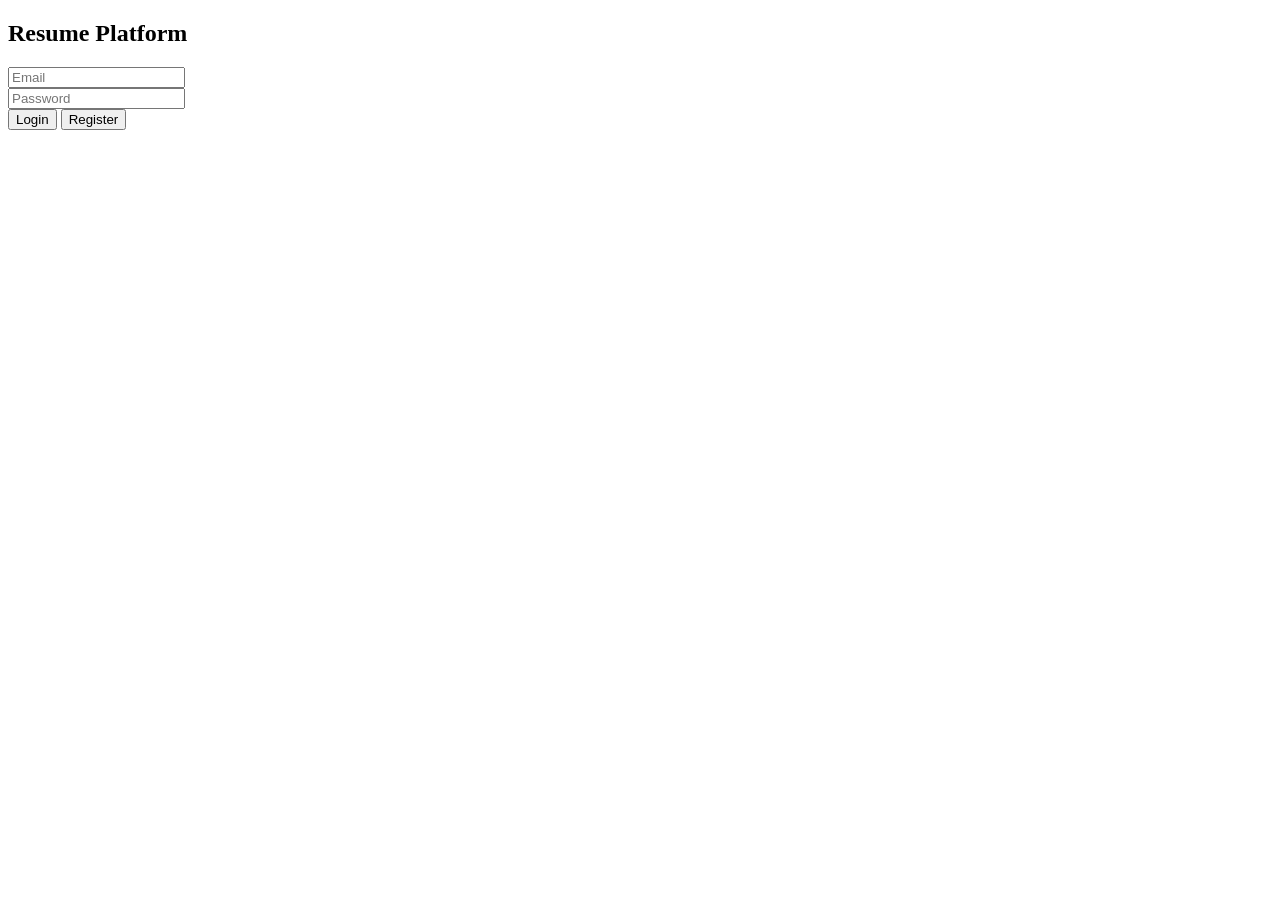
<file: frontend/index.html>
<!DOCTYPE html>
<html>
<head>
  <title>Resume Platform - Login</title>
  <script src="config.js"></script>
</head>
<body>
  <h2>Resume Platform</h2>
  <input id="email"    type="email"    placeholder="Email" /><br/>
  <input id="password" type="password" placeholder="Password" /><br/>
  <button onclick="login()">Login</button>
  <button onclick="register()">Register</button>
  <p id="msg"></p>

  <script>
    const COGNITO_URL = `https://cognito-idp.${CONFIG.region}.amazonaws.com/`;

    // ─── LOGIN ───────────────────────────────────────────────
    async function login() {
      const email    = document.getElementById('email').value;
      const password = document.getElementById('password').value;

      const res = await fetch(COGNITO_URL, {
        method: 'POST',
        headers: {
          'Content-Type':  'application/x-amz-json-1.1',
          'X-Amz-Target':  'AWSCognitoIdentityProviderService.InitiateAuth'
        },
        body: JSON.stringify({
          AuthFlow:   'USER_PASSWORD_AUTH',
          ClientId:    CONFIG.userPoolClientId,
          AuthParameters: {
            USERNAME: email,
            PASSWORD: password
          }
        })
      });

      const data = await res.json();

      if (data.AuthenticationResult) {
        localStorage.setItem('idToken', data.AuthenticationResult.IdToken);
        window.location.href = 'dashboard.html';
      } else {
        document.getElementById('msg').innerText =
          '❌ Login failed: ' + (data.message || JSON.stringify(data));
      }
    }

    // ─── REGISTER ────────────────────────────────────────────
    async function register() {
      const email    = document.getElementById('email').value;
      const password = document.getElementById('password').value;

      if (!email || !password) {
        document.getElementById('msg').innerText = '⚠️ Please enter email and password.';
        return;
      }

      // Step 1 — Sign up
      const res = await fetch(COGNITO_URL, {
        method: 'POST',
        headers: {
          'Content-Type': 'application/x-amz-json-1.1',
          'X-Amz-Target': 'AWSCognitoIdentityProviderService.SignUp'
        },
        body: JSON.stringify({
          ClientId: CONFIG.userPoolClientId,
          Username: email,
          Password: password,
          UserAttributes: [
            { Name: 'email', Value: email }
          ]
        })
      });

      const data = await res.json();

      if (data.UserSub) {
        // Step 2 — Ask for confirmation code
        const code = prompt(
          '✅ Account created! Check your email for a verification code.\n\nEnter code:'
        );

        if (code) {
          await confirmUser(email, code);
        } else {
          document.getElementById('msg').innerText =
            '⚠️ Registration complete. Please verify your email before logging in.';
        }
      } else {
        document.getElementById('msg').innerText =
          '❌ Register failed: ' + (data.message || JSON.stringify(data));
      }
    }

    // ─── CONFIRM SIGN UP ─────────────────────────────────────
    async function confirmUser(email, code) {
      const res = await fetch(COGNITO_URL, {
        method: 'POST',
        headers: {
          'Content-Type': 'application/x-amz-json-1.1',
          'X-Amz-Target': 'AWSCognitoIdentityProviderService.ConfirmSignUp'
        },
        body: JSON.stringify({
          ClientId:         CONFIG.userPoolClientId,
          Username:         email,
          ConfirmationCode: code
        })
      });

      if (res.ok) {
        document.getElementById('msg').innerText =
          '✅ Email verified! You can now log in.';
      } else {
        const err = await res.json();
        document.getElementById('msg').innerText =
          '❌ Verification failed: ' + (err.message || JSON.stringify(err));
      }
    }
  </script>
</body>
</html>
</file>
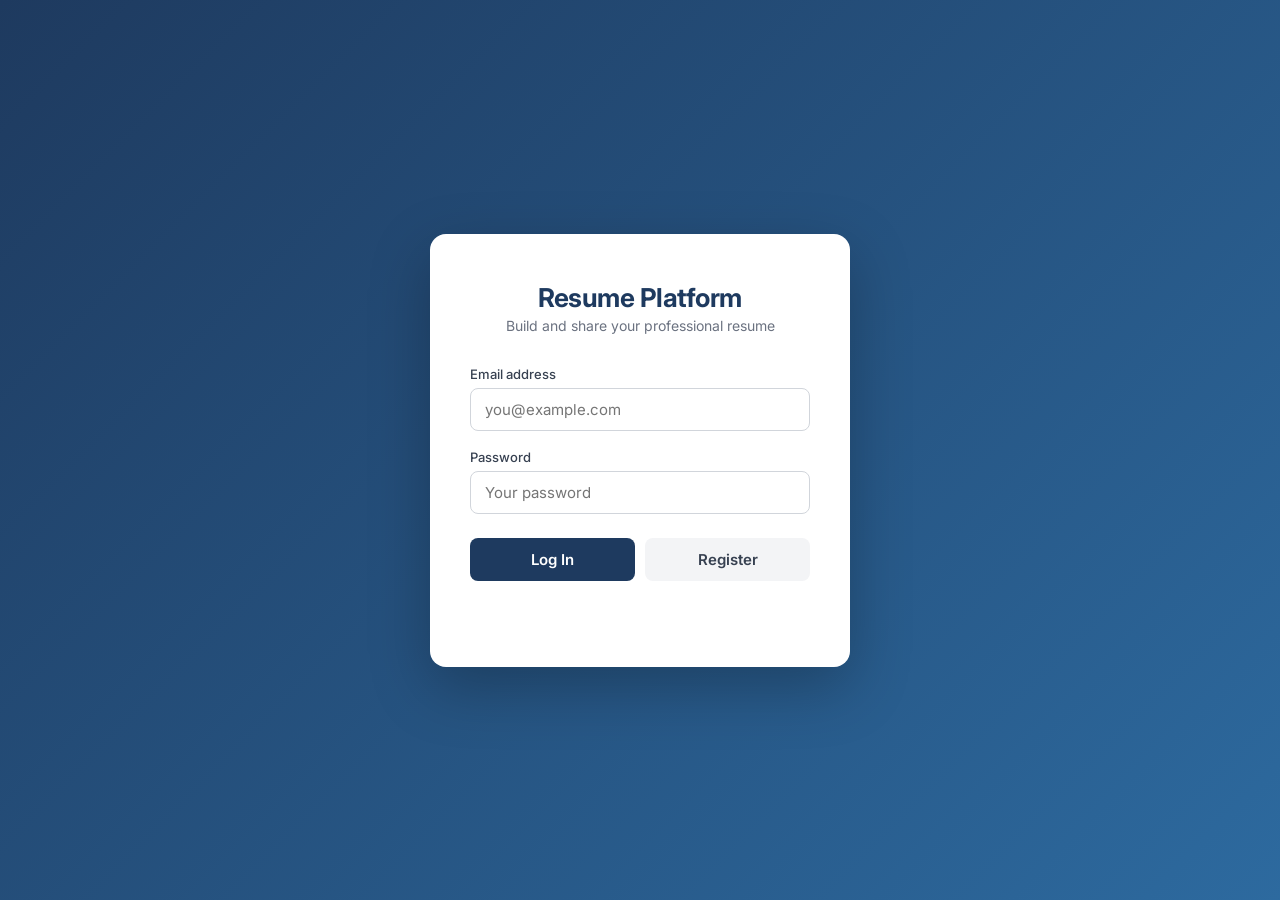
<file: frontend2/index.html>
<!DOCTYPE html>
<html lang="en">
<head>
  <meta charset="UTF-8" />
  <meta name="viewport" content="width=device-width, initial-scale=1.0" />
  <title>Resume Platform - Login</title>
  <script src="config.js"></script>
  <link rel="preconnect" href="https://fonts.googleapis.com" />
  <link href="https://fonts.googleapis.com/css2?family=Inter:wght@400;500;600;700&display=swap" rel="stylesheet" />
  <link rel="stylesheet" href="styles.css" />
</head>
<body class="page-login">
  <div class="login-card">
    <div class="logo">
      <h1>Resume Platform</h1>
      <p>Build and share your professional resume</p>
    </div>

    <div class="form-group">
      <label for="email">Email address</label>
      <input id="email" type="email" placeholder="you@example.com" />
    </div>

    <div class="form-group">
      <label for="password">Password</label>
      <input id="password" type="password" placeholder="Your password" />
    </div>

    <div class="btn-group">
      <button class="btn btn-primary" onclick="login()">Log In</button>
      <button class="btn btn-secondary" onclick="register()">Register</button>
    </div>

    <p id="msg"></p>
  </div>

  <script>
    const COGNITO_URL = `https://cognito-idp.${CONFIG.region}.amazonaws.com/`;

    // ─── LOGIN ───────────────────────────────────────────────
    async function login() {
      const email    = document.getElementById('email').value;
      const password = document.getElementById('password').value;

      const res = await fetch(COGNITO_URL, {
        method: 'POST',
        headers: {
          'Content-Type':  'application/x-amz-json-1.1',
          'X-Amz-Target':  'AWSCognitoIdentityProviderService.InitiateAuth'
        },
        body: JSON.stringify({
          AuthFlow:   'USER_PASSWORD_AUTH',
          ClientId:    CONFIG.userPoolClientId,
          AuthParameters: {
            USERNAME: email,
            PASSWORD: password
          }
        })
      });

      const data = await res.json();

      if (data.AuthenticationResult) {
        localStorage.setItem('idToken', data.AuthenticationResult.IdToken);
        window.location.href = 'dashboard.html';
      } else {
        document.getElementById('msg').innerText =
          '❌ Login failed: ' + (data.message || JSON.stringify(data));
      }
    }

    // ─── REGISTER ────────────────────────────────────────────
    async function register() {
      const email    = document.getElementById('email').value;
      const password = document.getElementById('password').value;

      if (!email || !password) {
        document.getElementById('msg').innerText = '⚠️ Please enter email and password.';
        return;
      }

      // Step 1 — Sign up
      const res = await fetch(COGNITO_URL, {
        method: 'POST',
        headers: {
          'Content-Type': 'application/x-amz-json-1.1',
          'X-Amz-Target': 'AWSCognitoIdentityProviderService.SignUp'
        },
        body: JSON.stringify({
          ClientId: CONFIG.userPoolClientId,
          Username: email,
          Password: password,
          UserAttributes: [
            { Name: 'email', Value: email }
          ]
        })
      });

      const data = await res.json();

      if (data.UserSub) {
        // Step 2 — Ask for confirmation code
        const code = prompt(
          '✅ Account created! Check your email for a verification code.\n\nEnter code:'
        );

        if (code) {
          await confirmUser(email, code);
        } else {
          document.getElementById('msg').innerText =
            '⚠️ Registration complete. Please verify your email before logging in.';
        }
      } else {
        document.getElementById('msg').innerText =
          '❌ Register failed: ' + (data.message || JSON.stringify(data));
      }
    }

    // ─── CONFIRM SIGN UP ─────────────────────────────────────
    async function confirmUser(email, code) {
      const res = await fetch(COGNITO_URL, {
        method: 'POST',
        headers: {
          'Content-Type': 'application/x-amz-json-1.1',
          'X-Amz-Target': 'AWSCognitoIdentityProviderService.ConfirmSignUp'
        },
        body: JSON.stringify({
          ClientId:         CONFIG.userPoolClientId,
          Username:         email,
          ConfirmationCode: code
        })
      });

      if (res.ok) {
        document.getElementById('msg').innerText =
          '✅ Email verified! You can now log in.';
      } else {
        const err = await res.json();
        document.getElementById('msg').innerText =
          '❌ Verification failed: ' + (err.message || JSON.stringify(err));
      }
    }
  </script>
</body>
</html>
</file>
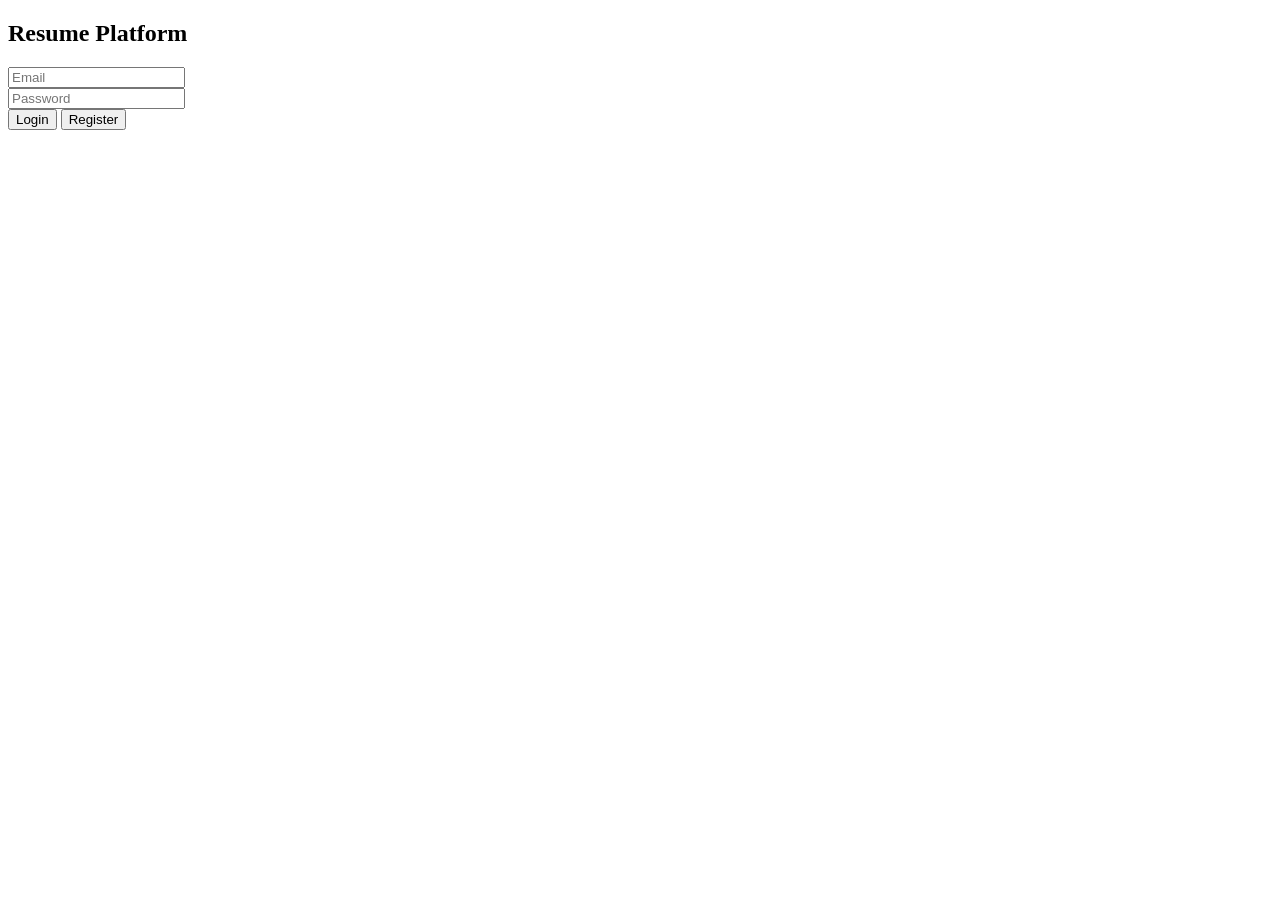
<file: frontend/dashboard.html>
<!DOCTYPE html>
<html>
<head>
  <title>My Resumes</title>
  <script src="config.js"></script>
</head>
<body>
  <h2>My Resumes</h2>
  <button onclick="createResume()">+ New Resume</button>
  <button onclick="logout()">Logout</button>
  <ul id="list"></ul>

  <script>
    const token = localStorage.getItem('idToken');
    if (!token) window.location.href = 'index.html';

    async function loadResumes() {
      const res = await fetch(`${CONFIG.apiEndpoint}/resumes`, {
        headers: { Authorization: token }
      });
      const items = await res.json();
      const ul = document.getElementById('list');
      ul.innerHTML = items.map(r =>
        `<li>
          ${r.name || 'Untitled'} - ${r.updatedAt}
          <a href="editor.html?resumeId=${r.resumeId}">Edit</a>
          <a href="view.html?resumeId=${r.resumeId}">View</a>
          <button onclick="deleteResume('${r.resumeId}')">Delete</button>
        </li>`
      ).join('');
    }

    async function createResume() {
      const res = await fetch(`${CONFIG.apiEndpoint}/resume`, {
        method: 'POST',
        headers: { Authorization: token, 'Content-Type': 'application/json' },
        body: JSON.stringify({ data: { name: 'New Resume', title: '', skills: [] } })
      });
      const data = await res.json();
      window.location.href = `editor.html?resumeId=${data.resumeId}`;
    }

    async function deleteResume(resumeId) {
      await fetch(`${CONFIG.apiEndpoint}/resume/${resumeId}`, {
        method: 'DELETE',
        headers: { Authorization: token }
      });
      loadResumes();
    }

    function logout() {
      localStorage.removeItem('idToken');
      window.location.href = 'index.html';
    }

    loadResumes();
  </script>
</body>
</html>
</file>
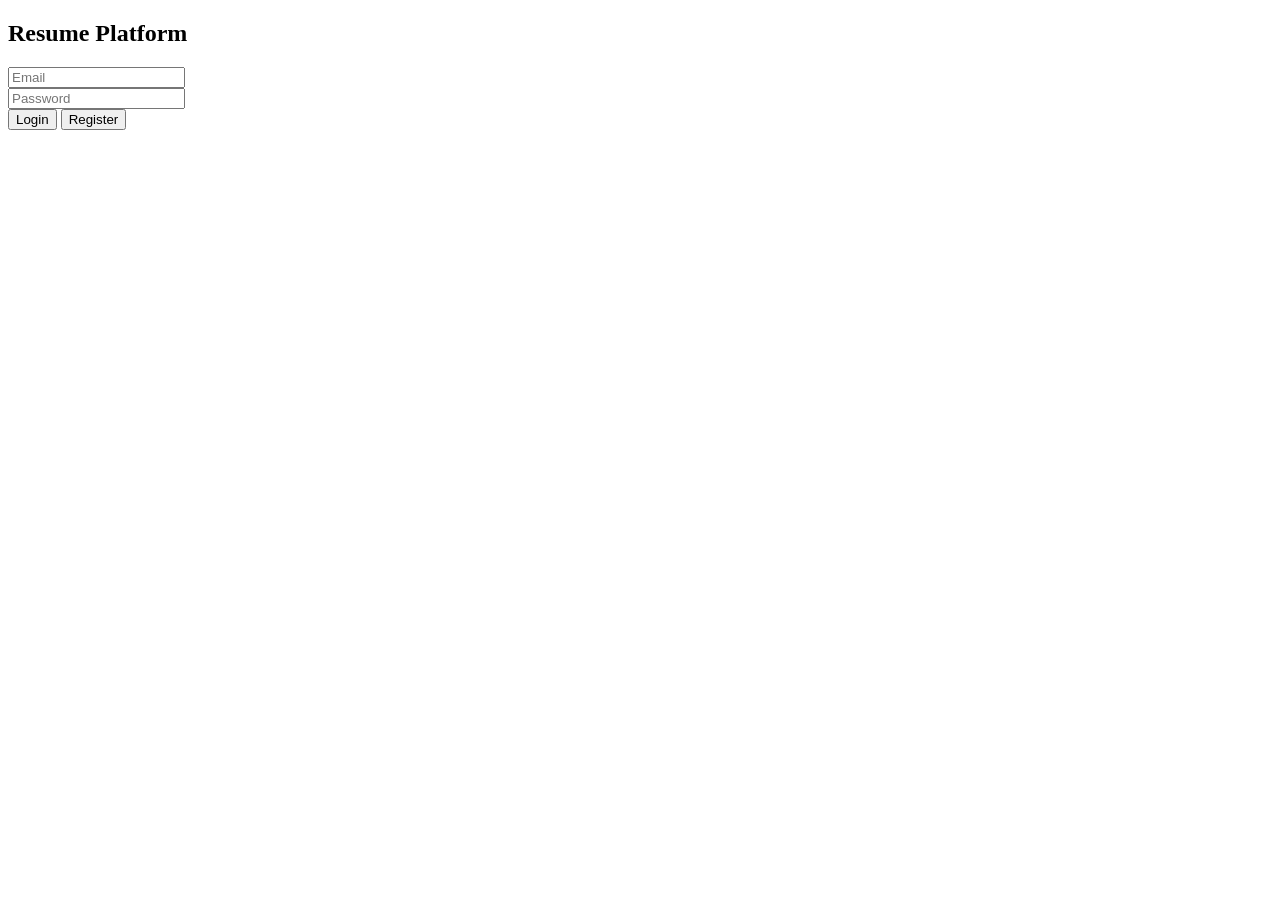
<file: frontend/editor.html>
<!DOCTYPE html>
<html>
<head>
  <title>Edit Resume</title>
  <script src="config.js"></script>
</head>
<body>
  <h2>Edit Resume</h2>
  <input id="name"    placeholder="Full Name" /><br/>
  <input id="title"   placeholder="Job Title" /><br/>
  <textarea id="summary" placeholder="Summary"></textarea><br/>
  <input id="email"   placeholder="Email" /><br/>
  <input id="skills"  placeholder="Skills (comma separated)" /><br/>
  <button onclick="save()">Save</button>
  <button onclick="window.location.href='dashboard.html'">Back</button>
  <p id="msg"></p>

  <script>
    const token     = localStorage.getItem('idToken');
    const resumeId  = new URLSearchParams(window.location.search).get('resumeId');
    if (!token) window.location.href = 'index.html';

    async function load() {
      const res  = await fetch(`${CONFIG.apiEndpoint}/resume/${resumeId}`);
      const item = await res.json();
      const d    = item.data || {};
      document.getElementById('name').value    = d.name    || '';
      document.getElementById('title').value   = d.title   || '';
      document.getElementById('summary').value = d.summary || '';
      document.getElementById('email').value   = d.email   || '';
      document.getElementById('skills').value  = (d.skills || []).join(', ');
    }

    async function save() {
      const data = {
        name:    document.getElementById('name').value,
        title:   document.getElementById('title').value,
        summary: document.getElementById('summary').value,
        email:   document.getElementById('email').value,
        skills:  document.getElementById('skills').value.split(',').map(s => s.trim())
      };
      const res = await fetch(`${CONFIG.apiEndpoint}/resume/${resumeId}`, {
        method:  'PUT',
        headers: { Authorization: token, 'Content-Type': 'application/json' },
        body:    JSON.stringify({ data })
      });
      const result = await res.json();
      document.getElementById('msg').innerText =
        result.updated ? '✅ Saved!' : JSON.stringify(result);
    }

    load();
  </script>
</body>
</html>
</file>
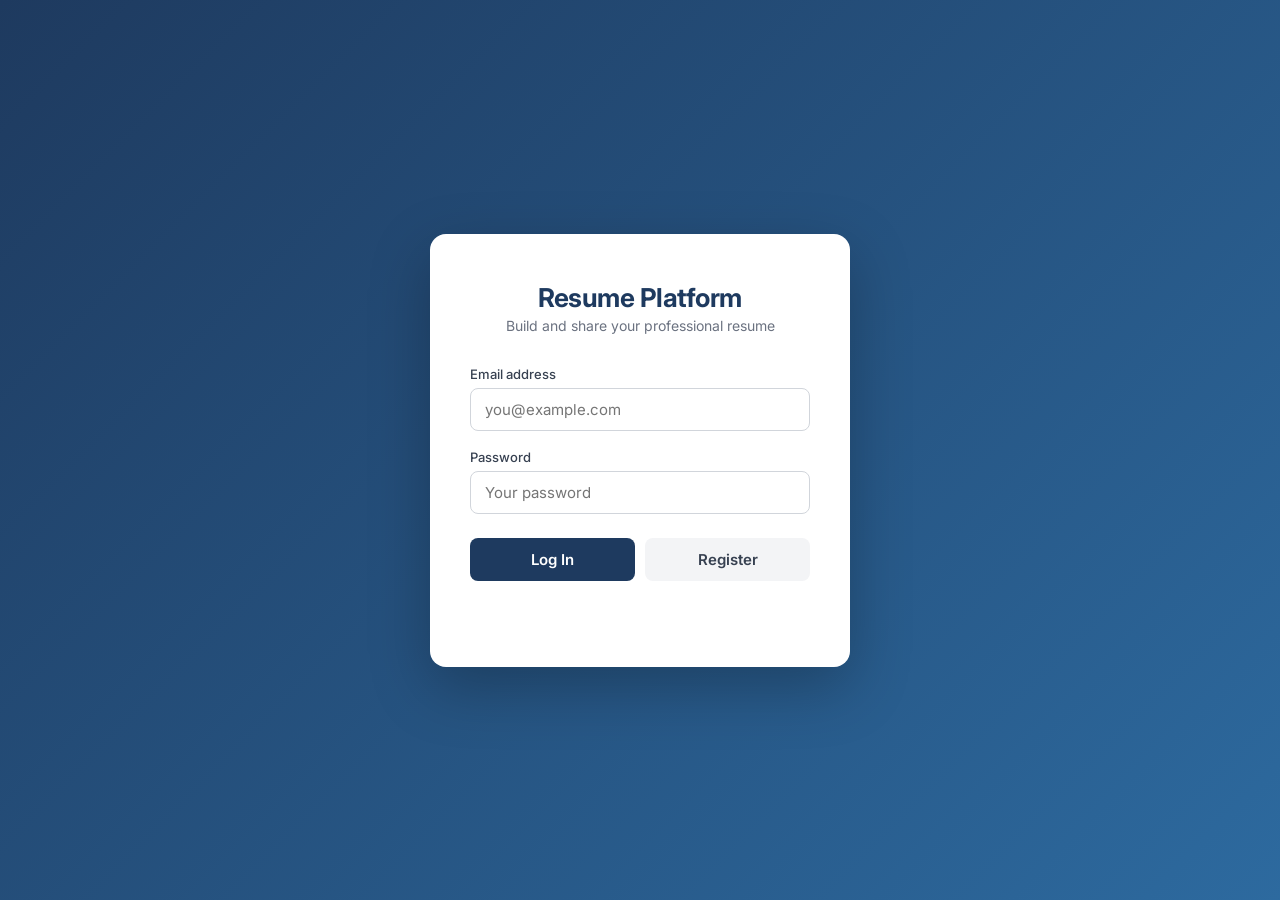
<file: frontend2/dashboard.html>
<!DOCTYPE html>
<html lang="en">
<head>
  <meta charset="UTF-8" />
  <meta name="viewport" content="width=device-width, initial-scale=1.0" />
  <title>My Resumes</title>
  <script src="config.js"></script>
  <link rel="preconnect" href="https://fonts.googleapis.com" />
  <link href="https://fonts.googleapis.com/css2?family=Inter:wght@400;500;600;700&display=swap" rel="stylesheet" />
  <link rel="stylesheet" href="styles.css" />
</head>
<body>

  <nav>
    <span class="brand">Resume Platform</span>
    <button class="nav-btn" onclick="logout()">Log out</button>
  </nav>

  <div class="container">
    <div class="page-header">
      <h2>My Resumes</h2>
      <button class="btn-new" onclick="createResume()">+ New Resume</button>
    </div>
    <ul id="list"></ul>
  </div>

  <script>
    const token = localStorage.getItem('idToken');
    if (!token) window.location.href = 'index.html';

    async function loadResumes() {
      const res   = await fetch(`${CONFIG.apiEndpoint}/resumes`, {
        headers: { Authorization: token }
      });
      const items = await res.json();
      const ul    = document.getElementById('list');

      if (!items.length) {
        ul.innerHTML = `<li class="empty">
          <strong>No resumes yet</strong>
          <p>Click "+ New Resume" to create your first one.</p>
        </li>`;
        return;
      }

      ul.innerHTML = items.map(r => `
        <li>
          <div class="resume-name">${r.name || 'Untitled'}</div>
          <div class="resume-date">Updated: ${r.updatedAt}</div>
          <div class="card-actions">
            <a class="btn-edit" href="editor.html?resumeId=${r.resumeId}">Edit</a>
            <a class="btn-view" href="view.html?resumeId=${r.resumeId}">View</a>
            <button class="btn-delete" onclick="deleteResume('${r.resumeId}')">Delete</button>
          </div>
        </li>`
      ).join('');
    }

    async function createResume() {
      const res  = await fetch(`${CONFIG.apiEndpoint}/resume`, {
        method:  'POST',
        headers: { Authorization: token, 'Content-Type': 'application/json' },
        body:    JSON.stringify({ data: { name: 'New Resume', title: '', skills: [] } })
      });
      const data = await res.json();
      window.location.href = `editor.html?resumeId=${data.resumeId}`;
    }

    async function deleteResume(resumeId) {
      await fetch(`${CONFIG.apiEndpoint}/resume/${resumeId}`, {
        method:  'DELETE',
        headers: { Authorization: token }
      });
      loadResumes();
    }

    function logout() {
      localStorage.removeItem('idToken');
      window.location.href = 'index.html';
    }

    loadResumes();
  </script>
</body>
</html>
</file>
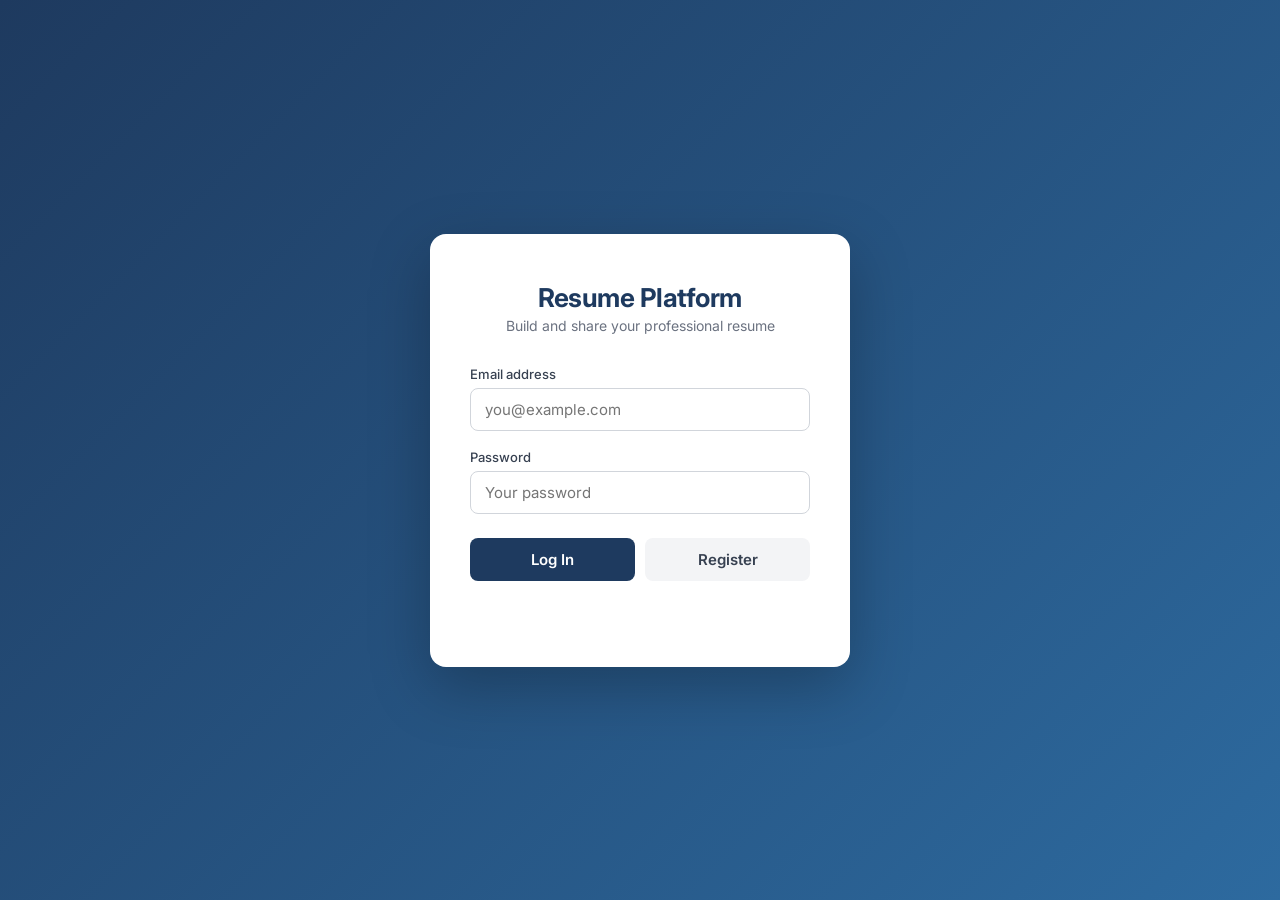
<file: frontend2/editor.html>
<!DOCTYPE html>
<html lang="en">
<head>
  <meta charset="UTF-8" />
  <meta name="viewport" content="width=device-width, initial-scale=1.0" />
  <title>Edit Resume</title>
  <script src="config.js"></script>
  <link rel="preconnect" href="https://fonts.googleapis.com" />
  <link href="https://fonts.googleapis.com/css2?family=Inter:wght@400;500;600;700&display=swap" rel="stylesheet" />
  <link rel="stylesheet" href="styles.css" />
</head>
<body>

  <nav>
    <span class="brand">Resume Platform</span>
    <button class="nav-btn" onclick="window.location.href='dashboard.html'">← Back to Dashboard</button>
  </nav>

  <div class="container container--narrow">
    <div class="page-header">
      <div>
        <h2>Edit Resume</h2>
        <p>Fill in your details below and click Save when done.</p>
      </div>
    </div>

    <div class="card">
      <div class="section-title">Personal Information</div>

      <div class="form-row">
        <div class="form-group">
          <label for="name">Full Name</label>
          <input id="name" type="text" placeholder="Jane Doe" />
        </div>
        <div class="form-group">
          <label for="email">Email Address</label>
          <input id="email" type="email" placeholder="jane@example.com" />
        </div>
      </div>

      <div class="form-group">
        <label for="title">Job Title</label>
        <input id="title" type="text" placeholder="e.g. Senior Software Engineer" />
      </div>

      <hr class="divider" />
      <div class="section-title">About</div>

      <div class="form-group">
        <label for="summary">Professional Summary</label>
        <textarea id="summary" placeholder="A brief overview of your experience and goals..."></textarea>
      </div>

      <hr class="divider" />
      <div class="section-title">Skills</div>

      <div class="form-group">
        <label for="skills">Skills</label>
        <input id="skills" type="text" placeholder="e.g. JavaScript, Python, AWS, Docker" />
        <div class="hint">Separate skills with commas.</div>
      </div>

      <div class="form-actions">
        <button class="btn btn-primary" onclick="save()">Save Resume</button>
        <span id="msg"></span>
      </div>
    </div>
  </div>

  <script>
    const token    = localStorage.getItem('idToken');
    const resumeId = new URLSearchParams(window.location.search).get('resumeId');
    if (!token) window.location.href = 'index.html';

    async function load() {
      const res  = await fetch(`${CONFIG.apiEndpoint}/resume/${resumeId}`);
      const item = await res.json();
      const d    = item.data || {};
      document.getElementById('name').value    = d.name    || '';
      document.getElementById('title').value   = d.title   || '';
      document.getElementById('summary').value = d.summary || '';
      document.getElementById('email').value   = d.email   || '';
      document.getElementById('skills').value  = (d.skills || []).join(', ');
    }

    async function save() {
      const data = {
        name:    document.getElementById('name').value,
        title:   document.getElementById('title').value,
        summary: document.getElementById('summary').value,
        email:   document.getElementById('email').value,
        skills:  document.getElementById('skills').value.split(',').map(s => s.trim())
      };
      const res = await fetch(`${CONFIG.apiEndpoint}/resume/${resumeId}`, {
        method:  'PUT',
        headers: { Authorization: token, 'Content-Type': 'application/json' },
        body:    JSON.stringify({ data })
      });
      const result = await res.json();
      document.getElementById('msg').innerText =
        result.updated ? '✅ Saved!' : JSON.stringify(result);
    }

    load();
  </script>
</body>
</html>
</file>
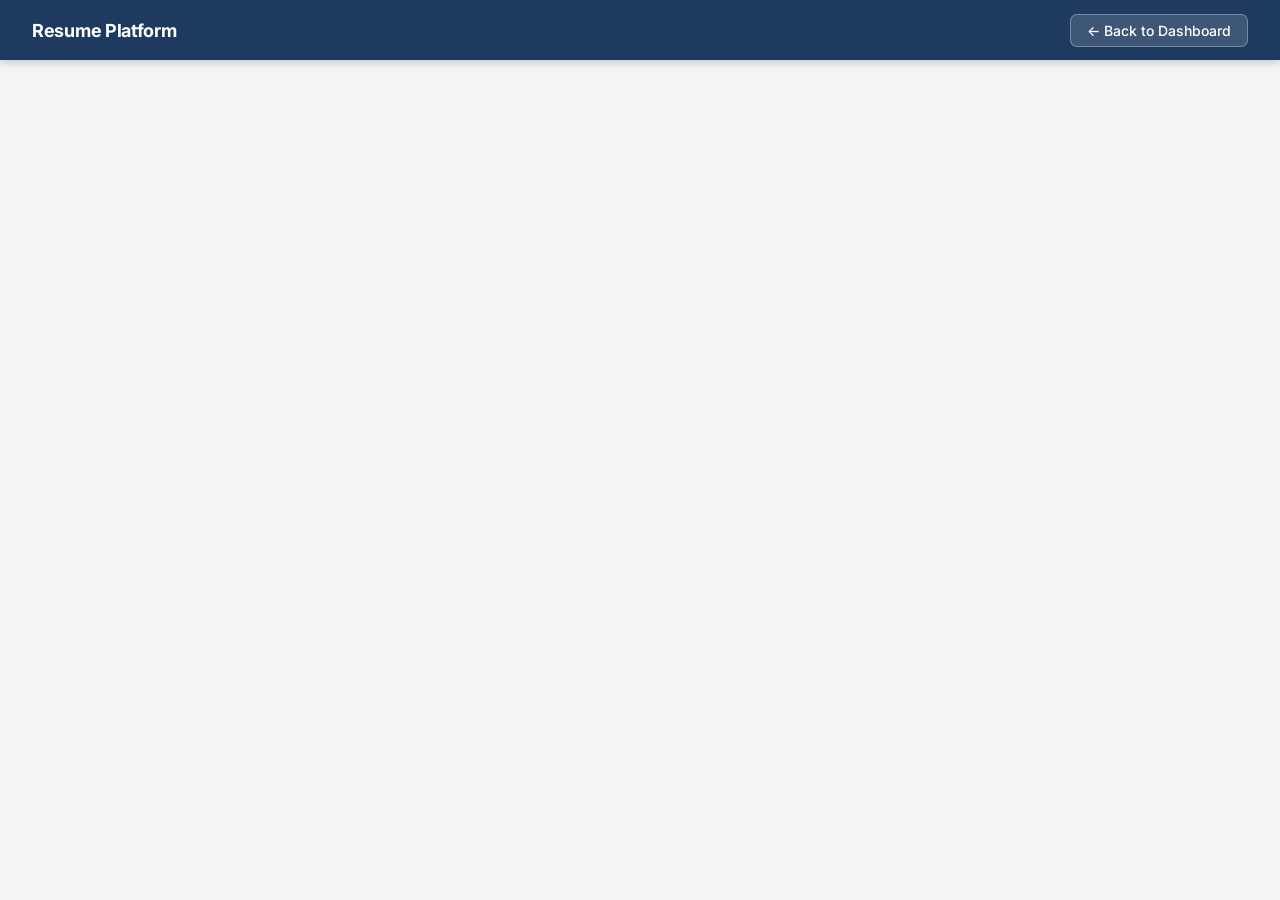
<file: frontend2/view.html>
<!DOCTYPE html>
<html lang="en">
<head>
  <meta charset="UTF-8" />
  <meta name="viewport" content="width=device-width, initial-scale=1.0" />
  <title>Resume</title>
  <script src="config.js"></script>
  <link rel="preconnect" href="https://fonts.googleapis.com" />
  <link href="https://fonts.googleapis.com/css2?family=Inter:wght@400;500;600;700&display=swap" rel="stylesheet" />
  <link rel="stylesheet" href="styles.css" />
</head>
<body>

  <nav>
    <span class="brand">Resume Platform</span>
    <a class="nav-btn" href="dashboard.html">← Back to Dashboard</a>
  </nav>

  <div class="container container--medium">
    <div id="resume"></div>
  </div>

  <script>
    const resumeId = new URLSearchParams(window.location.search).get('resumeId');

    async function load() {
      const res = await fetch(`${CONFIG.apiEndpoint}/resume/${resumeId}`);
      if (!res.ok) {
        document.getElementById('resume').innerHTML =
          '<div class="not-found">Resume not found.</div>';
        return;
      }

      const item = await res.json();
      const d    = item.data || {};

      const skillTags = (d.skills || [])
        .filter(s => s)
        .map(s => `<span class="skill-tag">${s}</span>`)
        .join('');

      const emailHtml = d.email
        ? `<div class="contact">📧 <a href="mailto:${d.email}">${d.email}</a></div>`
        : '';

      const summarySection = d.summary
        ? `<div class="section">
             <div class="section-label">About</div>
             <p class="summary-text">${d.summary}</p>
           </div>`
        : '';

      const skillsSection = skillTags
        ? `<div class="section">
             <div class="section-label">Skills</div>
             <div class="skills-list">${skillTags}</div>
           </div>`
        : '';

      document.getElementById('resume').innerHTML = `
        <div class="resume-header">
          <h1>${d.name || 'Unnamed'}</h1>
          ${d.title ? `<div class="job-title">${d.title}</div>` : ''}
          ${emailHtml}
        </div>
        <div class="resume-body">
          ${summarySection}
          ${skillsSection}
        </div>
      `;

      if (d.name) document.title = `${d.name} — Resume`;
    }

    load();
  </script>
</body>
</html>
</file>
<file: frontend2/styles.css>
/* ─────────────────────────────────────────────────────────────
   styles.css  —  Resume Platform shared stylesheet
   ───────────────────────────────────────────────────────────── */

/* ── Reset ── */
*, *::before, *::after { box-sizing: border-box; margin: 0; padding: 0; }

/* ── Base ── */
body {
  font-family: 'Inter', sans-serif;
  background: #f3f4f6;
  min-height: 100vh;
  color: #111827;
}

/* Login page: full-screen centered gradient */
body.page-login {
  display: flex;
  align-items: center;
  justify-content: center;
  background: linear-gradient(135deg, #1e3a5f 0%, #2d6a9f 100%);
}

/* ── Navbar ── */
nav {
  background: #1e3a5f;
  padding: 0 32px;
  height: 60px;
  display: flex;
  align-items: center;
  justify-content: space-between;
  box-shadow: 0 2px 8px rgba(0,0,0,0.2);
}

nav .brand {
  font-size: 18px;
  font-weight: 700;
  color: #fff;
  letter-spacing: -0.3px;
}

nav .nav-btn {
  background: rgba(255,255,255,0.15);
  color: #fff;
  border: 1px solid rgba(255,255,255,0.3);
  border-radius: 7px;
  padding: 7px 16px;
  font-size: 14px;
  font-weight: 500;
  font-family: inherit;
  cursor: pointer;
  transition: background 0.2s;
  text-decoration: none;
  display: inline-block;
}

nav .nav-btn:hover { background: rgba(255,255,255,0.25); }

/* ── Layout containers ── */
.container {
  max-width: 900px;
  margin: 40px auto;
  padding: 0 24px;
}

.container--narrow {
  max-width: 680px;
  padding-bottom: 60px;
}

.container--medium {
  max-width: 760px;
  padding-bottom: 60px;
}

/* ── Page header (dashboard / editor) ── */
.page-header {
  display: flex;
  align-items: center;
  justify-content: space-between;
  margin-bottom: 28px;
}

.page-header h2 {
  font-size: 22px;
  font-weight: 700;
  color: #1e3a5f;
}

.page-header p {
  font-size: 14px;
  color: #6b7280;
  margin-top: 4px;
}

/* ── White card surface ── */
.card {
  background: #fff;
  border-radius: 14px;
  box-shadow: 0 2px 12px rgba(0,0,0,0.08);
  padding: 32px 32px 28px;
}

/* ── Form elements ── */
.form-group { margin-bottom: 18px; }

.form-row {
  display: grid;
  grid-template-columns: 1fr 1fr;
  gap: 16px;
}

label {
  display: block;
  font-size: 13px;
  font-weight: 500;
  color: #374151;
  margin-bottom: 6px;
}

input, textarea {
  width: 100%;
  padding: 11px 14px;
  border: 1.5px solid #d1d5db;
  border-radius: 8px;
  font-size: 14px;
  font-family: inherit;
  color: #111827;
  background: #fff;
  outline: none;
  transition: border-color 0.2s, box-shadow 0.2s;
}

input:focus, textarea:focus {
  border-color: #2d6a9f;
  box-shadow: 0 0 0 3px rgba(45,106,159,0.15);
}

textarea {
  resize: vertical;
  min-height: 110px;
  line-height: 1.6;
}

.hint {
  font-size: 12px;
  color: #9ca3af;
  margin-top: 4px;
}

.divider {
  border: none;
  border-top: 1px solid #f3f4f6;
  margin: 24px 0;
}

.section-title {
  font-size: 11px;
  font-weight: 700;
  text-transform: uppercase;
  letter-spacing: 0.08em;
  color: #9ca3af;
  margin-bottom: 16px;
  padding-bottom: 8px;
  border-bottom: 1px solid #f3f4f6;
}

/* ── Buttons ── */
.btn {
  border: none;
  border-radius: 8px;
  font-size: 15px;
  font-weight: 600;
  font-family: inherit;
  cursor: pointer;
  transition: background 0.2s, transform 0.1s;
  display: inline-flex;
  align-items: center;
  justify-content: center;
  gap: 6px;
}

.btn:active { transform: scale(0.97); }

.btn-primary {
  background: #1e3a5f;
  color: #fff;
  padding: 12px 28px;
}

.btn-primary:hover { background: #16304f; }

.btn-secondary {
  background: #f3f4f6;
  color: #374151;
  padding: 12px 28px;
}

.btn-secondary:hover { background: #e5e7eb; }

/* ── Status / feedback message ── */
#msg {
  font-size: 14px;
  color: #374151;
  min-height: 20px;
  line-height: 1.5;
}

/* ════════════════════════════════════════════════════════════
   LOGIN PAGE  (index.html)
════════════════════════════════════════════════════════════ */
.login-card {
  background: #fff;
  border-radius: 16px;
  box-shadow: 0 20px 60px rgba(0,0,0,0.25);
  padding: 48px 40px;
  width: 100%;
  max-width: 420px;
}

.login-card input { font-size: 15px; }

.logo {
  text-align: center;
  margin-bottom: 32px;
}

.logo h1 {
  font-size: 26px;
  font-weight: 700;
  color: #1e3a5f;
  letter-spacing: -0.5px;
}

.logo p {
  font-size: 14px;
  color: #6b7280;
  margin-top: 4px;
}

.btn-group {
  display: flex;
  gap: 10px;
  margin-top: 24px;
}

.btn-group .btn { flex: 1; padding: 12px; }

.login-card #msg {
  margin-top: 18px;
  text-align: center;
}

/* ════════════════════════════════════════════════════════════
   DASHBOARD PAGE  (dashboard.html)
════════════════════════════════════════════════════════════ */
.btn-new {
  background: #1e3a5f;
  color: #fff;
  border: none;
  border-radius: 8px;
  padding: 10px 20px;
  font-size: 14px;
  font-weight: 600;
  font-family: inherit;
  cursor: pointer;
  display: inline-flex;
  align-items: center;
  gap: 6px;
  transition: background 0.2s, transform 0.1s;
}

.btn-new:hover  { background: #16304f; }
.btn-new:active { transform: scale(0.97); }

#list {
  list-style: none;
  display: grid;
  grid-template-columns: repeat(auto-fill, minmax(260px, 1fr));
  gap: 20px;
}

#list li {
  background: #fff;
  border-radius: 12px;
  box-shadow: 0 2px 10px rgba(0,0,0,0.07);
  padding: 22px 20px 16px;
  display: flex;
  flex-direction: column;
  gap: 6px;
  transition: box-shadow 0.2s, transform 0.2s;
}

#list li:hover {
  box-shadow: 0 6px 20px rgba(0,0,0,0.12);
  transform: translateY(-2px);
}

.resume-name {
  font-size: 16px;
  font-weight: 600;
  color: #1e3a5f;
  white-space: nowrap;
  overflow: hidden;
  text-overflow: ellipsis;
}

.resume-date {
  font-size: 12px;
  color: #9ca3af;
  margin-bottom: 10px;
}

.card-actions {
  display: flex;
  gap: 8px;
  margin-top: auto;
}

.card-actions a {
  flex: 1;
  text-align: center;
  padding: 8px 0;
  border-radius: 7px;
  font-size: 13px;
  font-weight: 600;
  text-decoration: none;
  transition: background 0.2s;
}

.btn-edit { background: #e8f0fb; color: #1e3a5f; }
.btn-edit:hover { background: #d1e2f5; }

.btn-view { background: #f0fdf4; color: #166534; }
.btn-view:hover { background: #dcfce7; }

.btn-delete {
  flex: 0 0 auto;
  padding: 8px 12px;
  border: none;
  border-radius: 7px;
  background: #fef2f2;
  color: #b91c1c;
  font-size: 13px;
  font-weight: 600;
  font-family: inherit;
  cursor: pointer;
  transition: background 0.2s;
}

.btn-delete:hover { background: #fee2e2; }

.empty {
  grid-column: 1 / -1;
  text-align: center;
  padding: 60px 20px;
  color: #9ca3af;
}

.empty p { font-size: 15px; margin-top: 8px; }

/* ════════════════════════════════════════════════════════════
   EDITOR PAGE  (editor.html)
════════════════════════════════════════════════════════════ */
.form-actions {
  display: flex;
  align-items: center;
  gap: 12px;
  margin-top: 28px;
}

/* ════════════════════════════════════════════════════════════
   VIEW PAGE  (view.html)
════════════════════════════════════════════════════════════ */
#resume {
  background: #fff;
  border-radius: 14px;
  box-shadow: 0 4px 20px rgba(0,0,0,0.09);
  overflow: hidden;
}

.resume-header {
  background: linear-gradient(135deg, #1e3a5f 0%, #2d6a9f 100%);
  padding: 40px 40px 32px;
  color: #fff;
}

.resume-header h1 {
  font-size: 32px;
  font-weight: 700;
  letter-spacing: -0.5px;
  line-height: 1.15;
}

.resume-header .job-title {
  font-size: 16px;
  font-weight: 500;
  color: rgba(255,255,255,0.75);
  margin-top: 6px;
}

.resume-header .contact {
  display: flex;
  align-items: center;
  gap: 6px;
  margin-top: 16px;
  font-size: 14px;
  color: rgba(255,255,255,0.85);
}

.resume-header .contact a {
  color: rgba(255,255,255,0.85);
  text-decoration: none;
}

.resume-header .contact a:hover {
  color: #fff;
  text-decoration: underline;
}

.resume-body { padding: 36px 40px; }

.section { margin-bottom: 32px; }
.section:last-child { margin-bottom: 0; }

.section-label {
  font-size: 11px;
  font-weight: 700;
  text-transform: uppercase;
  letter-spacing: 0.1em;
  color: #9ca3af;
  margin-bottom: 12px;
  padding-bottom: 8px;
  border-bottom: 1.5px solid #f3f4f6;
}

.summary-text {
  font-size: 15px;
  line-height: 1.75;
  color: #374151;
}

.skills-list {
  display: flex;
  flex-wrap: wrap;
  gap: 8px;
}

.skill-tag {
  background: #e8f0fb;
  color: #1e3a5f;
  border-radius: 20px;
  padding: 5px 14px;
  font-size: 13px;
  font-weight: 500;
}

.not-found {
  padding: 60px 40px;
  text-align: center;
  color: #9ca3af;
  font-size: 15px;
}
</file>
